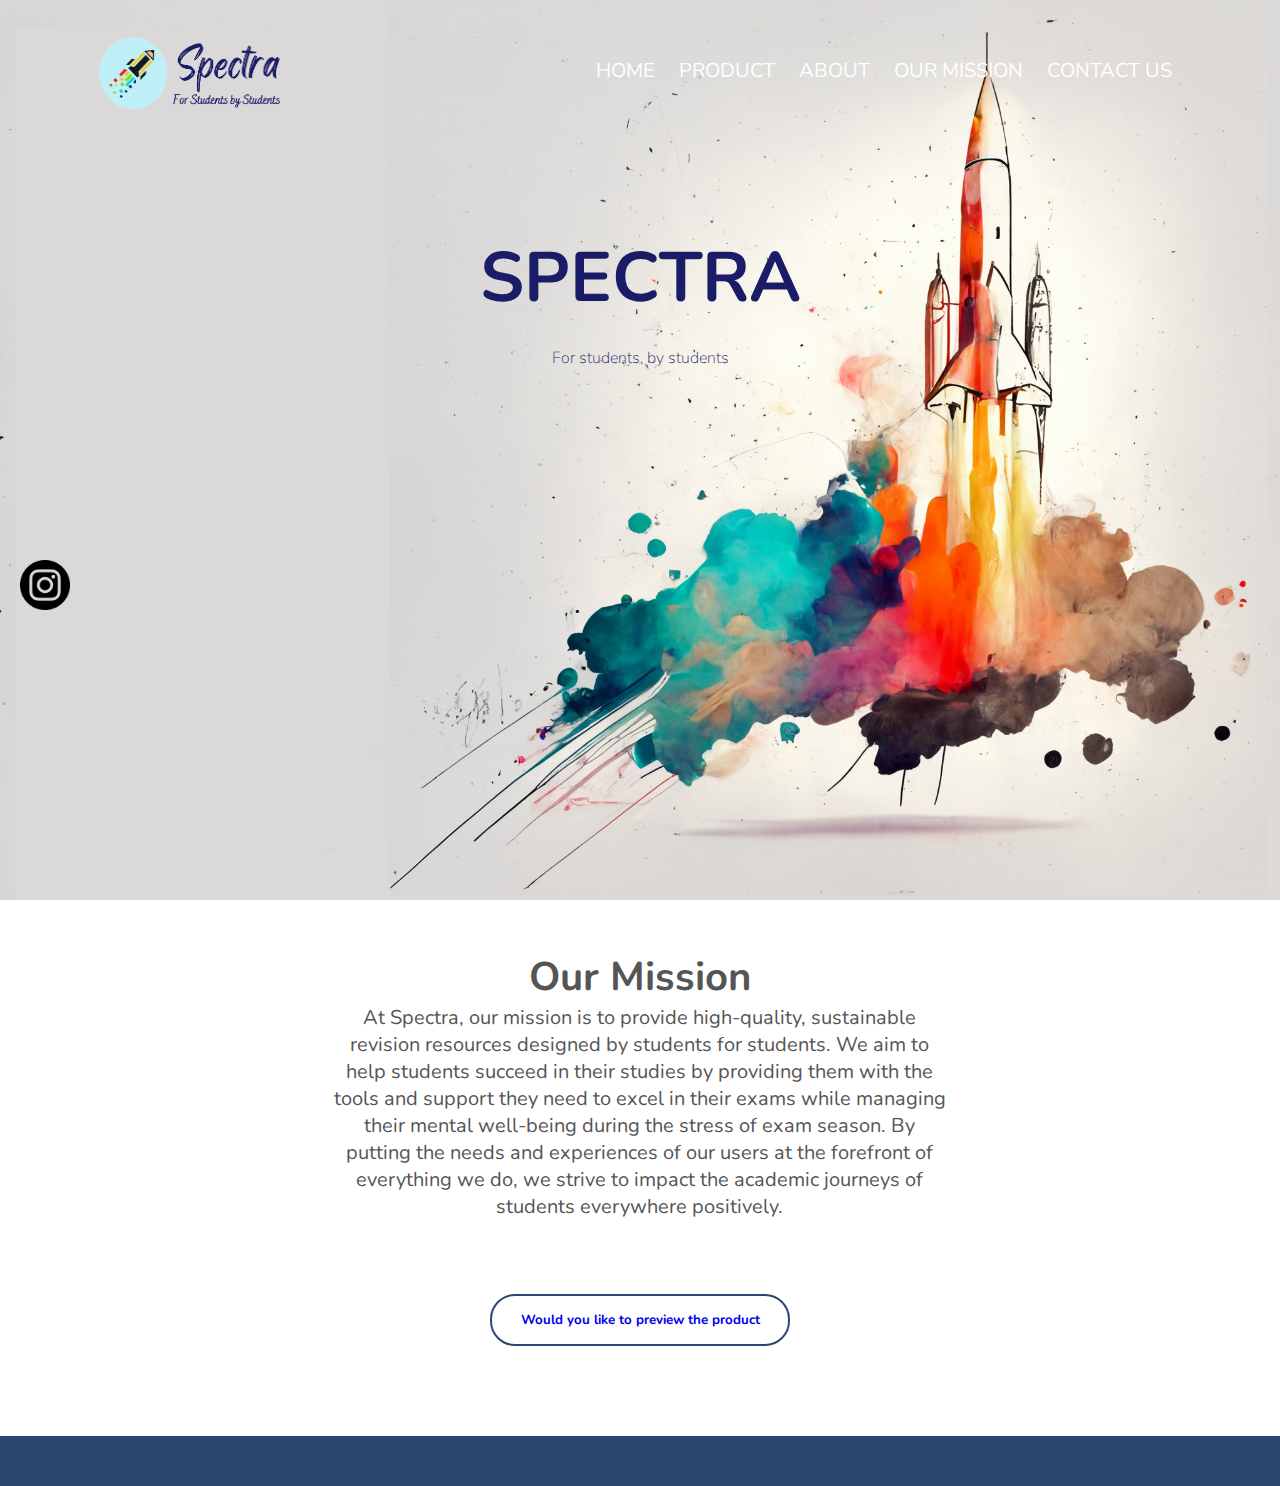
<file: index.html>
<html>
    <head>
        <meta name = "viewport" content = "with=device-width, initial scale = 2.0">
        <title>Spectra</title>
        <link rel = "stylesheet" href = style.css>
<link rel="preconnect" href="https://fonts.googleapis.com">
<link rel="preconnect" href="https://fonts.gstatic.com" crossorigin>
<link href="https://fonts.googleapis.com/css2?family=Nunito:wght@300&display=swap" rel="stylesheet">
    </head>
<body>
    <!--Dont Mess with this stuff-->
    <div class = "banner">
        
        <div class = "navbar">
        <a href = "index.html"><img src="logo1.png"></a>
        <ul>
            <li><a href = "index.html">HOME</a></li>
            <li><a href = "https://www.ye-tradingstation.org.uk/product/complete-guide-your-gcses">PRODUCT</a></li>
            <li><a href = "About.html">ABOUT</a></li>
            <li><a href = "Mission.html">OUR MISSION</a></li>
            <li><a href = "Contact.html">CONTACT US</a></li>
        </ul>
        </div>
    
        
        
    <br>
    <br>
    <br>
    
    
    <div class="socials">
          <a href="https://www.instagram.com/spectra_ye/"target="_blank"><img src="insta.png" /></a>
    </div>
    <!--Edit from here onwards-->
    <div class = "content">
        <div class = "mobile">
        <h1  >SPECTRA</h1>
        <p >For students, by students</p>
        <!--<button type = "button"><span></span>View the product</button>-->
        </div>
    </div>
    </div>
    <section class = "course">
    <h1>Our Mission</h1>
    <center>
        <p>At Spectra, our mission is to provide high-quality, sustainable revision resources designed by students for students. We aim to help students succeed in their studies by providing them with the tools and support they need to excel in their exams while managing their mental well-being during the stress of exam season. By putting the needs and experiences of our users at the forefront of everything we do, we strive to impact the academic journeys of students everywhere positively. </p></center>
    <br>
    <br>
    <button type = "button"><span></span><a href= "https://www.ye-tradingstation.org.uk/product/complete-guide-your-gcses">Would you like to preview the product</a></button>
    </section>
    
      
    
</body>
<div class = "footer"><h1></h1></div>
</html>
</file>
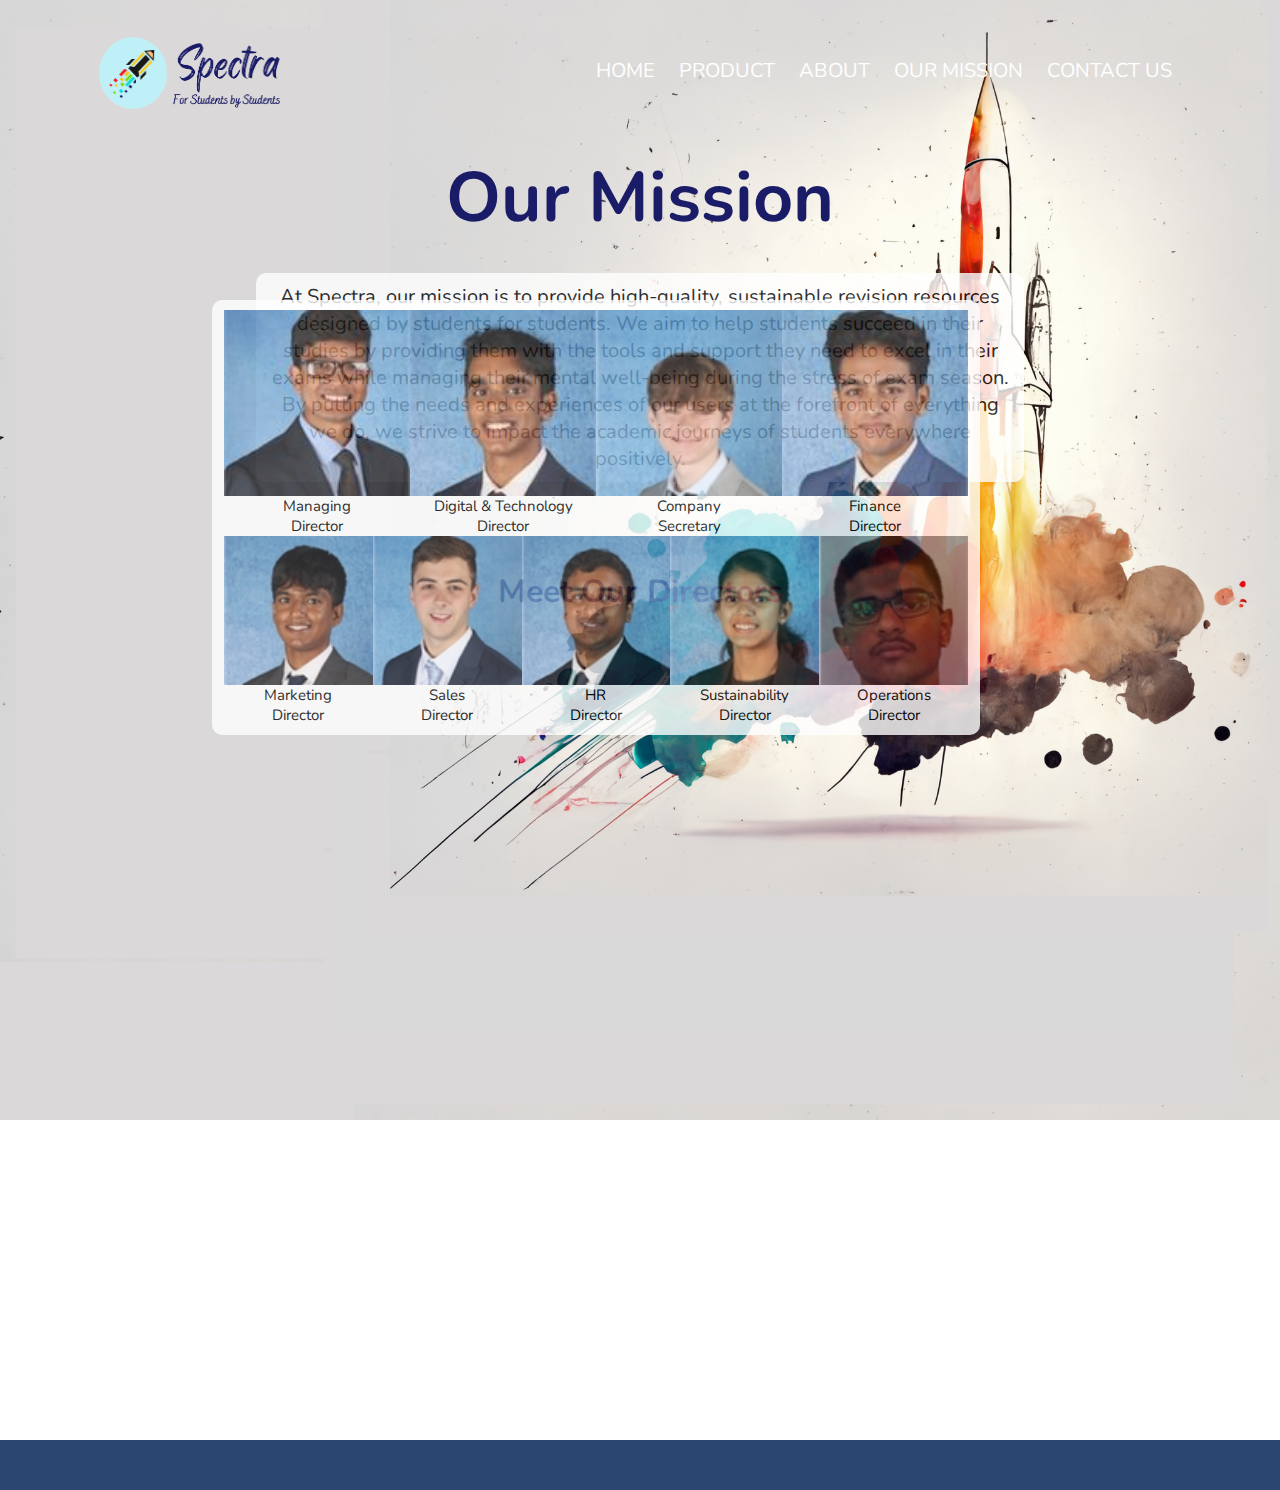
<file: Mission.html>
<html>
    <head>
        <meta name = "viewport" content = "with=device-width, initial scale = 2.0">
        <title>Spectra</title>
        <link rel = "stylesheet" href = style.css>
<link rel="preconnect" href="https://fonts.googleapis.com">
<link rel="preconnect" href="https://fonts.gstatic.com" crossorigin>
<link href="https://fonts.googleapis.com/css2?family=Nunito:wght@300&display=swap" rel="stylesheet">
    </head>
<body>
    <!--Dont Mess with this stuff-->
    <div class = "banner2">
        <div class = "navbar">
        <a href = "index.html"><img src="logo1.png"></a>
        <ul>
            <li><a href = "index.html">HOME</a></li>
            <li><a href = "https://www.ye-tradingstation.org.uk/product/complete-guide-your-gcses">PRODUCT</a></li>
            <li><a href = "About.html">ABOUT</a></li>
            <li><a href = "Mission.html">OUR MISSION</a></li>
            <li><a href = "Contact.html">CONTACT US</a></li>
        </ul>
        </div>
        <div class = "content1"><div class = "mobile"><center><h1>Our Mission</h1></center></div></div>

        
        <center>
        <div class = "textbox1">
        
        <p>At Spectra, our mission is to provide high-quality, sustainable revision resources designed by students for students. We aim to help students succeed in their studies by providing them with the tools and support they need to excel in their exams while managing their mental well-being during the stress of exam season. By putting the needs and experiences of our users at the forefront of everything we do, we strive to impact the academic journeys of students everywhere positively. </p>
       
    </div>
     </center>
    
    
    <div class = "content2"><div class = "mobile"><center><h1>Meet Our Directors</h1></center></div></div>
        
<div class="board-container">
  <div class="textbox2">
    <ul class="first-row">
      <li class="director">
        <img src="MD.jpg" alt="Director 1">
        <p>Managing</p>
          <p> Director</p>
      </li>
      <li class="director">
        
        <img src="IT.jpg" alt="Director 2">
        <div class = "fit">
        <p>Digital & Technology Director </p>
          </div>
      </li>
      <li class="director">
        <img src="sec.jpeg" alt="Director 3">
          <p>Company </p>
          <p>Secretary</p>
      </li>
      <li class="director">
        <img src="finance.jpeg" alt="Director 4">
        <p>Finance </p>
        <p> Director</p>
      </li>
      
    </ul>
    <ul class="second-row">
    <li class="director">
        <img src="marketing.jpeg" alt="Director 5">
        <p>Marketing </p>
        <p> Director</p>
      </li>
      <li class="director">
        <img src="sale.jpeg" alt="Director 6">
        <p>Sales </p>
          <p> Director</p>
      </li>
      <li class="director">
        <img src="HR.jpeg" alt="Director 7">
        <p>HR </p>
          <p> Director</p>
      </li>
      <li class="director">
        <img src="sust.jpeg" alt="Director 8">
        <p>Sustainability </p>
          <p> Director</p>
      </li>
      <li class="director">
        <img src="op.jpeg" alt="Director 9">
        <p>Operations </p>
          <p> Director</p>
      </li>
    </ul>
  </div>
</div>



            </div>

        

   

    
    
    
    <!--Edit from here onwards-->
    
    
    
    
    
<div class = "footer"><h1></h1></div>
</body>
</html>
</file>
